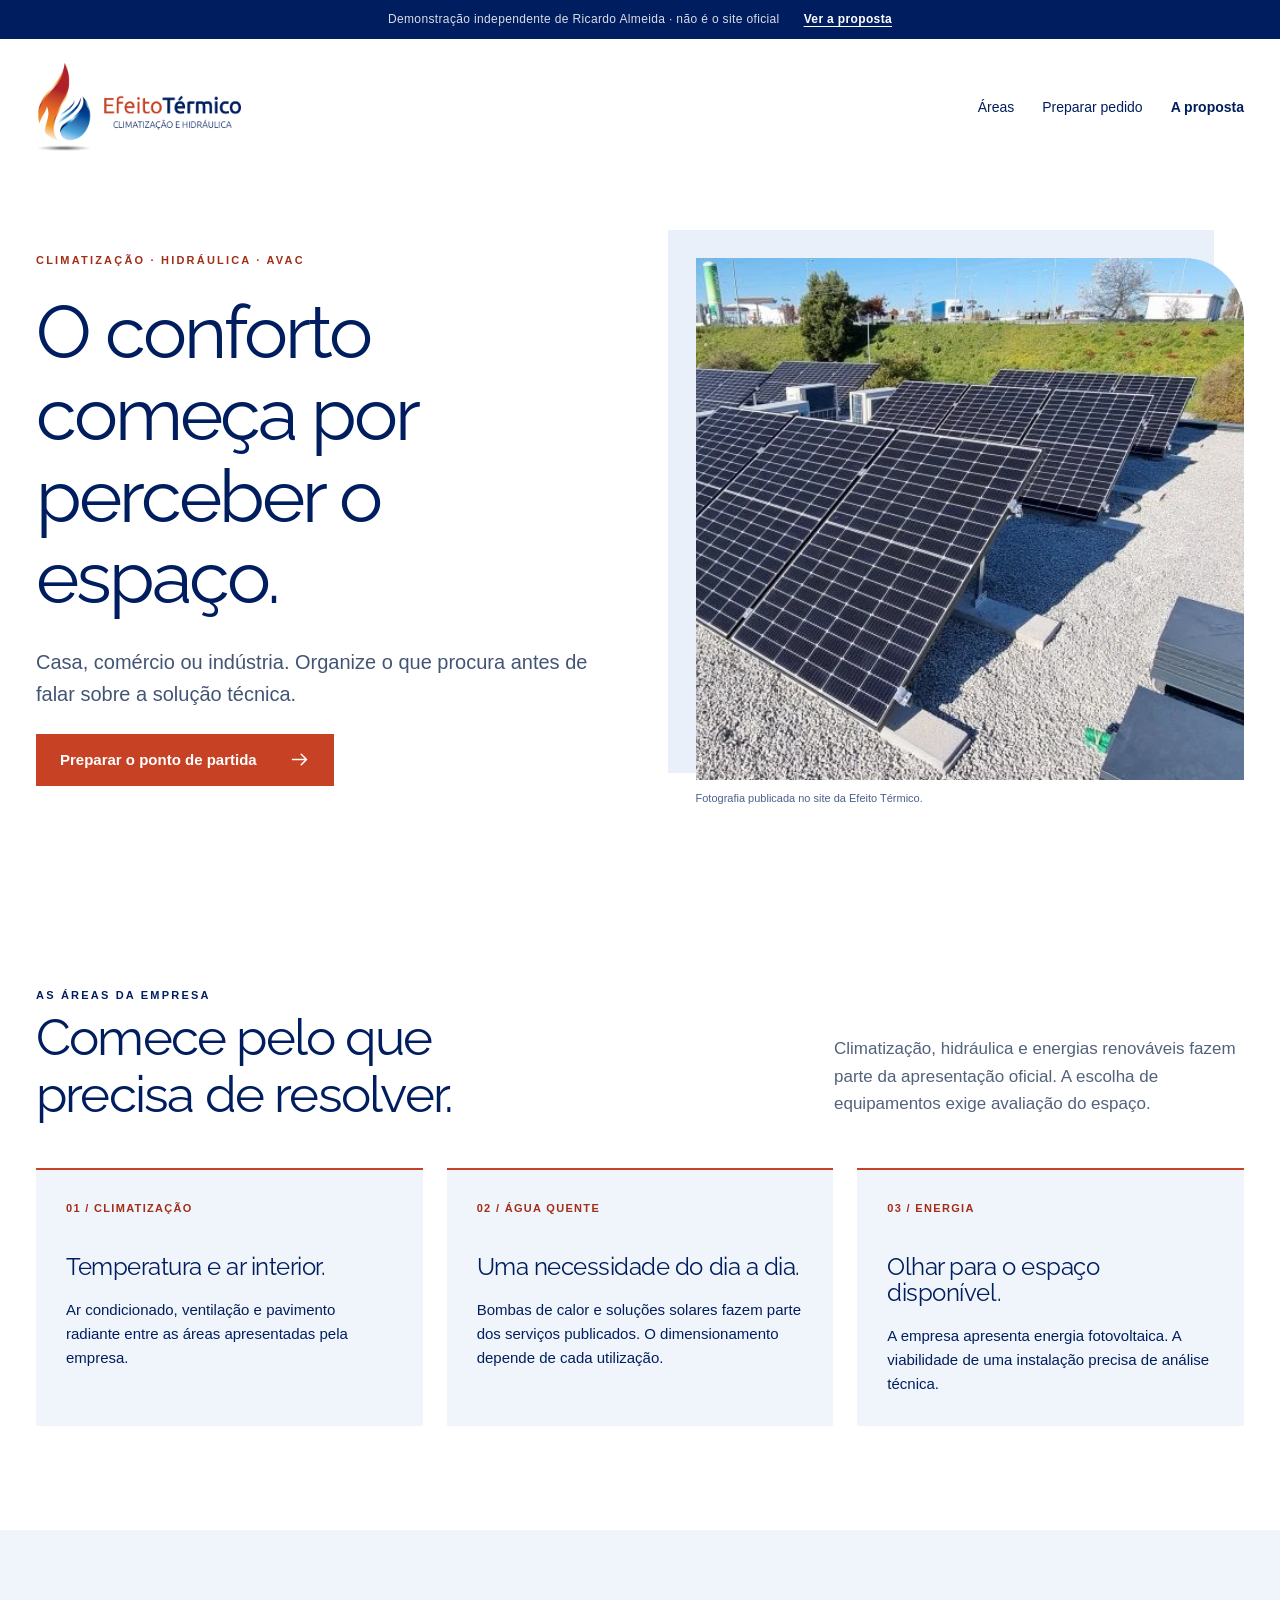
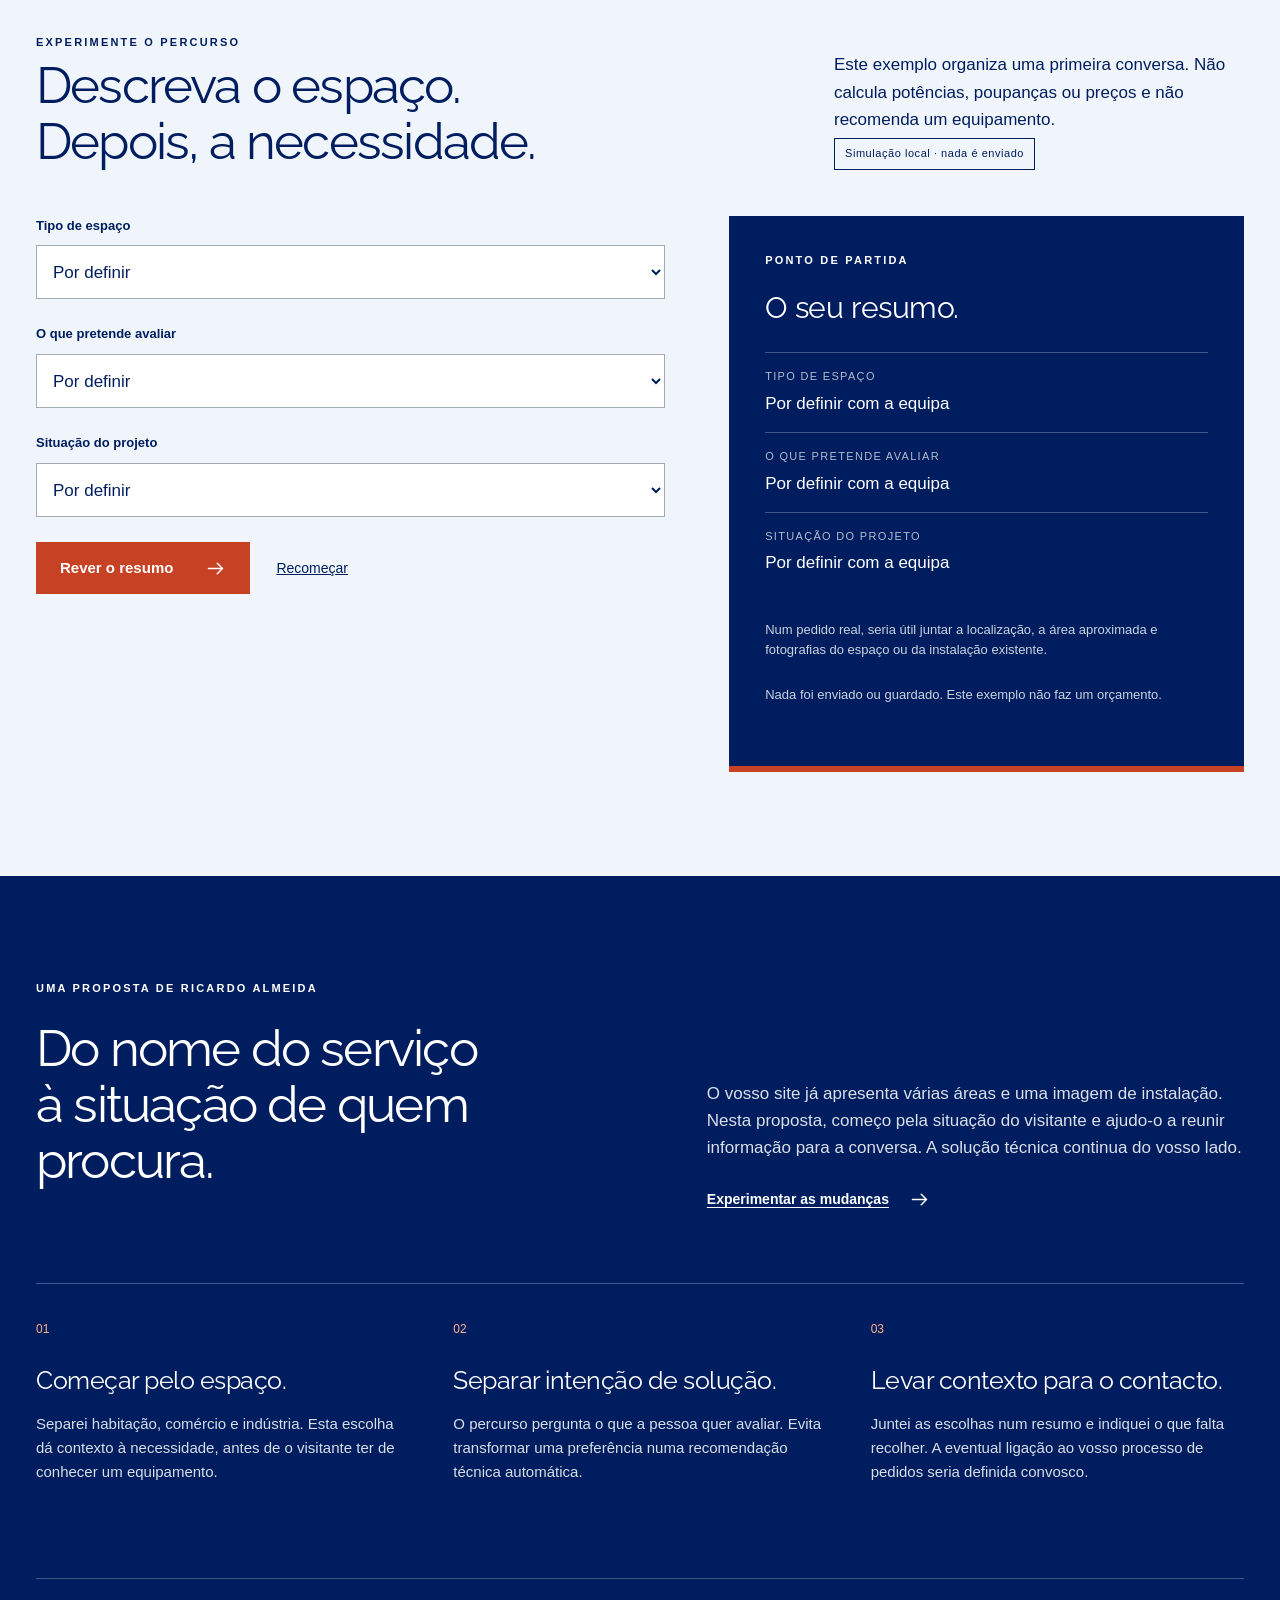
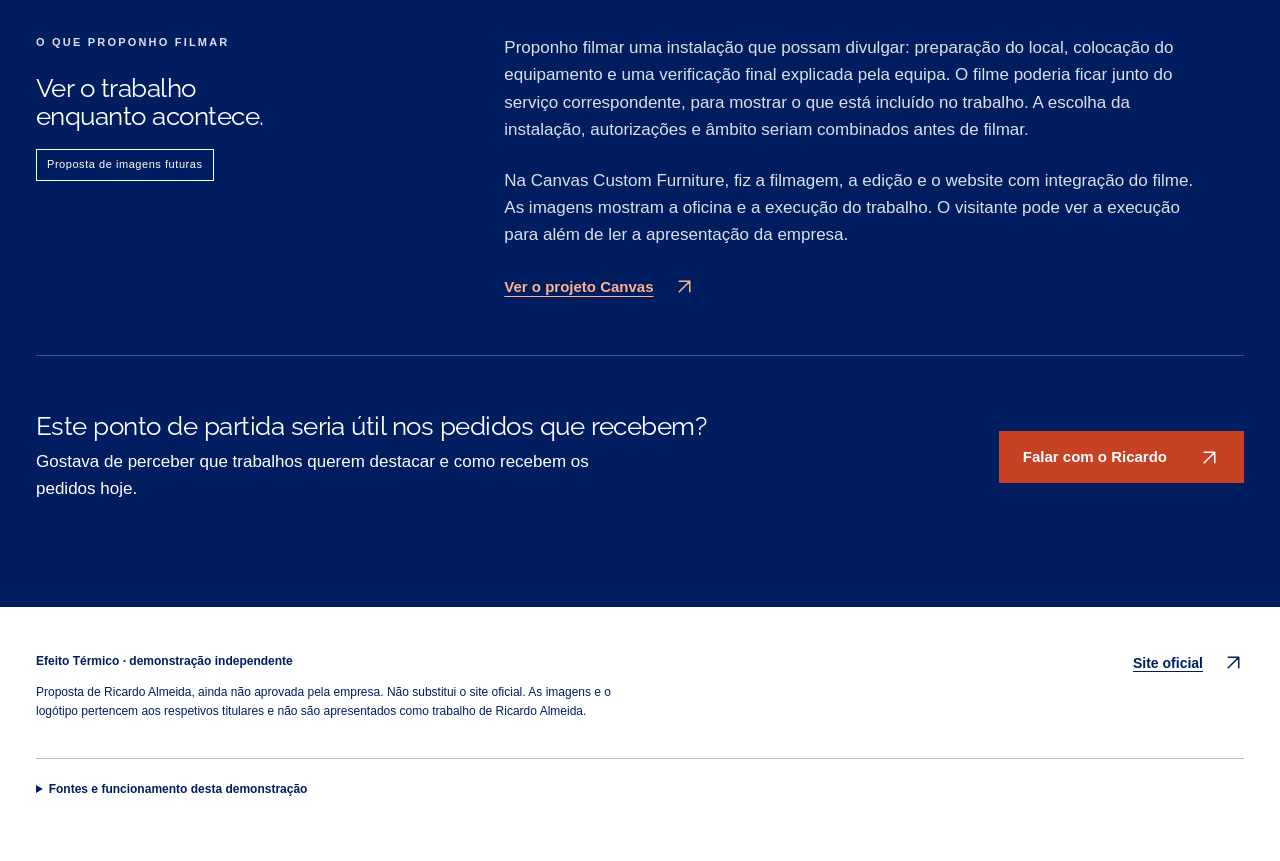
<file: index.html>
<!doctype html><html lang="pt-PT"><head><meta charset="utf-8"><meta name="viewport" content="width=device-width,initial-scale=1"><meta name="robots" content="noindex,nofollow,noarchive"><meta name="theme-color" content="#193b5a"><title>Efeito Térmico · Proposta de Ricardo Almeida</title><meta name="description" content="Demonstração independente para Efeito Térmico. Um percurso para preparar o contacto e uma proposta de conteúdo e website."><link rel="stylesheet" href="style.css"><link rel="preload" href="assets/header.woff2" as="font" type="font/woff2" crossorigin><script src="app.js" defer></script></head><body><a class="skip" href="#conteudo">Saltar para o conteúdo</a><div class="demo"><span>Demonstração independente de Ricardo Almeida · não é o site oficial</span><a href="#proposta">Ver a proposta</a></div><header class="header wrap"><a class="brand" href="#inicio"><img src="assets/logo.png" alt="Efeito Térmico" width="240" height="100"></a><nav aria-label="Navegação principal"><a href="#trabalhos">Áreas</a><a href="#preparar">Preparar pedido</a><a href="#proposta">A proposta</a></nav></header><main id="conteudo"><section class="hero wrap" id="inicio"><div class="hero-layout"><div><p class="eyebrow">Climatização · Hidráulica · AVAC</p><h1>O conforto começa por perceber o espaço.</h1><p class="lead">Casa, comércio ou indústria. Organize o que procura antes de falar sobre a solução técnica.</p><a class="button" href="#preparar">Preparar o ponto de partida <svg class="arrow" viewBox="0 0 24 24" aria-hidden="true" focusable="false"><path d="M4 12h16m-6-6 6 6-6 6"/></svg></a></div><figure class="hero-photo"><img src="assets/instalacao.webp" alt="Painéis fotovoltaicos numa cobertura, fotografia publicada pela Efeito Térmico" width="1024" height="461" fetchpriority="high"><figcaption>Fotografia publicada no site da Efeito Térmico.</figcaption></figure></div></section><section class="wrap section" id="trabalhos"><div class="section-head"><div><p class="eyebrow">As áreas da empresa</p><h2>Comece pelo que<br>precisa de resolver.</h2></div><p class="muted">Climatização, hidráulica e energias renováveis fazem parte da apresentação oficial. A escolha de equipamentos exige avaliação do espaço.</p></div><div class="service-grid"><article class="service-card"><b>01 / CLIMATIZAÇÃO</b><h3>Temperatura e ar interior.</h3><p>Ar condicionado, ventilação e pavimento radiante entre as áreas apresentadas pela empresa.</p></article><article class="service-card"><b>02 / ÁGUA QUENTE</b><h3>Uma necessidade do dia a dia.</h3><p>Bombas de calor e soluções solares fazem parte dos serviços publicados. O dimensionamento depende de cada utilização.</p></article><article class="service-card"><b>03 / ENERGIA</b><h3>Olhar para o espaço disponível.</h3><p>A empresa apresenta energia fotovoltaica. A viabilidade de uma instalação precisa de análise técnica.</p></article></div></section><section class="request section" id="preparar"><div class="wrap"><div class="section-head"><div><p class="eyebrow">Experimente o percurso</p><h2>Descreva o espaço.<br>Depois, a necessidade.</h2></div><div><p>Este exemplo organiza uma primeira conversa. Não calcula potências, poupanças ou preços e não recomenda um equipamento.</p><span class="label">Simulação local · nada é enviado</span></div></div><div class="request-grid"><div class="fields"><div class="field"><label for="space">Tipo de espaço</label><select id="space" data-label="Tipo de espaço"><option value="">Por definir</option><option>Habitação</option><option>Comércio ou serviços</option><option>Indústria</option></select></div><div class="field"><label for="need">O que pretende avaliar</label><select id="need" data-label="O que pretende avaliar"><option value="">Por definir</option><option>Temperatura do espaço</option><option>Ventilação e ar interior</option><option>Água quente</option><option>Energia fotovoltaica</option><option>Mais do que uma área</option></select></div><div class="field"><label for="stage">Situação do projeto</label><select id="stage" data-label="Situação do projeto"><option value="">Por definir</option><option>Construção nova</option><option>Renovação de um espaço</option><option>Instalação existente</option></select></div><div class="request-actions"><button class="button" id="review-summary" type="button">Rever o resumo <svg class="arrow" viewBox="0 0 24 24" aria-hidden="true" focusable="false"><path d="M4 12h16m-6-6 6 6-6 6"/></svg></button><button class="reset" id="reset-request" type="button">Recomeçar</button></div><p id="request-status" class="status" role="status" aria-live="polite"></p></div><aside class="summary" id="request-summary" tabindex="-1" aria-labelledby="summary-title"><p class="eyebrow">Ponto de partida</p><h3 id="summary-title">O seu resumo.</h3><dl id="summary-values"></dl><p class="small">Num pedido real, seria útil juntar a localização, a área aproximada e fotografias do espaço ou da instalação existente.</p><p class="small">Nada foi enviado ou guardado. Este exemplo não faz um orçamento.</p></aside></div><noscript><p class="notice">A simulação utiliza JavaScript. Os exemplos e a proposta continuam disponíveis; para um pedido real, consulte o site oficial.</p></noscript></div></section><section class="proposal section" id="proposta" aria-labelledby="proposal-title"><div class="wrap"><p class="eyebrow">Uma proposta de Ricardo Almeida</p><div class="proposal-intro"><h2 id="proposal-title">Do nome do serviço<br>à situação de quem procura.</h2><div><p>O vosso site já apresenta várias áreas e uma imagem de instalação. Nesta proposta, começo pela situação do visitante e ajudo-o a reunir informação para a conversa. A solução técnica continua do vosso lado.</p><a class="text-link" href="#preparar">Experimentar as mudanças <svg class="arrow" viewBox="0 0 24 24" aria-hidden="true" focusable="false"><path d="M4 12h16m-6-6 6 6-6 6"/></svg></a></div></div><div class="decisions"><article><span>01</span><h3>Começar pelo espaço.</h3><p>Separei habitação, comércio e indústria. Esta escolha dá contexto à necessidade, antes de o visitante ter de conhecer um equipamento.</p></article><article><span>02</span><h3>Separar intenção de solução.</h3><p>O percurso pergunta o que a pessoa quer avaliar. Evita transformar uma preferência numa recomendação técnica automática.</p></article><article><span>03</span><h3>Levar contexto para o contacto.</h3><p>Juntei as escolhas num resumo e indiquei o que falta recolher. A eventual ligação ao vosso processo de pedidos seria definida convosco.</p></article></div><div class="film"><div><p class="eyebrow">O que proponho filmar</p><h3>Ver o trabalho<br>enquanto acontece.</h3><span class="label">Proposta de imagens futuras</span></div><div class="copy"><p>Proponho filmar uma instalação que possam divulgar: preparação do local, colocação do equipamento e uma verificação final explicada pela equipa. O filme poderia ficar junto do serviço correspondente, para mostrar o que está incluído no trabalho. A escolha da instalação, autorizações e âmbito seriam combinados antes de filmar.</p><p>Na Canvas Custom Furniture, fiz a filmagem, a edição e o website com integração do filme. As imagens mostram a oficina e a execução do trabalho. O visitante pode ver a execução para além de ler a apresentação da empresa.</p><a class="canvas-link" href="https://ricardoalmeidamedia.com/work/canvas-custom-furniture" target="_blank" rel="noopener">Ver o projeto Canvas <svg class="arrow" viewBox="0 0 24 24" aria-hidden="true" focusable="false"><path d="M6 18 18 6M6 6h12v12"/></svg></a></div></div><div class="proposal-cta"><div><h3>Este ponto de partida seria útil nos pedidos que recebem?</h3><p>Gostava de perceber que trabalhos querem destacar e como recebem os pedidos hoje.</p></div><a class="button" href="https://wa.me/351918989790" target="_blank" rel="noopener">Falar com o Ricardo <svg class="arrow" viewBox="0 0 24 24" aria-hidden="true" focusable="false"><path d="M6 18 18 6M6 6h12v12"/></svg></a></div></div></section></main><footer class="footer wrap"><div class="footer-top"><div><p><strong>Efeito Térmico · demonstração independente</strong></p><p>Proposta de Ricardo Almeida, ainda não aprovada pela empresa. Não substitui o site oficial. As imagens e o logótipo pertencem aos respetivos titulares e não são apresentados como trabalho de Ricardo Almeida.</p></div><a class="text-link" href="https://efeitotermico.pt/" target="_blank" rel="noopener">Site oficial <svg class="arrow" viewBox="0 0 24 24" aria-hidden="true" focusable="false"><path d="M6 18 18 6M6 6h12v12"/></svg></a></div><details><summary>Fontes e funcionamento desta demonstração</summary><p>Informação e imagens consultadas em 24 de outubro de 2026 no <a href="https://efeitotermico.pt/" target="_blank" rel="noopener">site oficial da empresa</a>. A identidade foi usada como referência para esta proposta. <a href="fontes.html">Consultar a origem dos ficheiros</a>.</p><p>As escolhas são temporárias, apenas nesta página. Não se recolhem contactos, não se recebem ficheiros e não são enviados pedidos. Não há análise de visitas nem ligação a um sistema comercial. As fotografias atuais não representam a filmagem futura proposta.</p></details></footer></body></html>
</file>
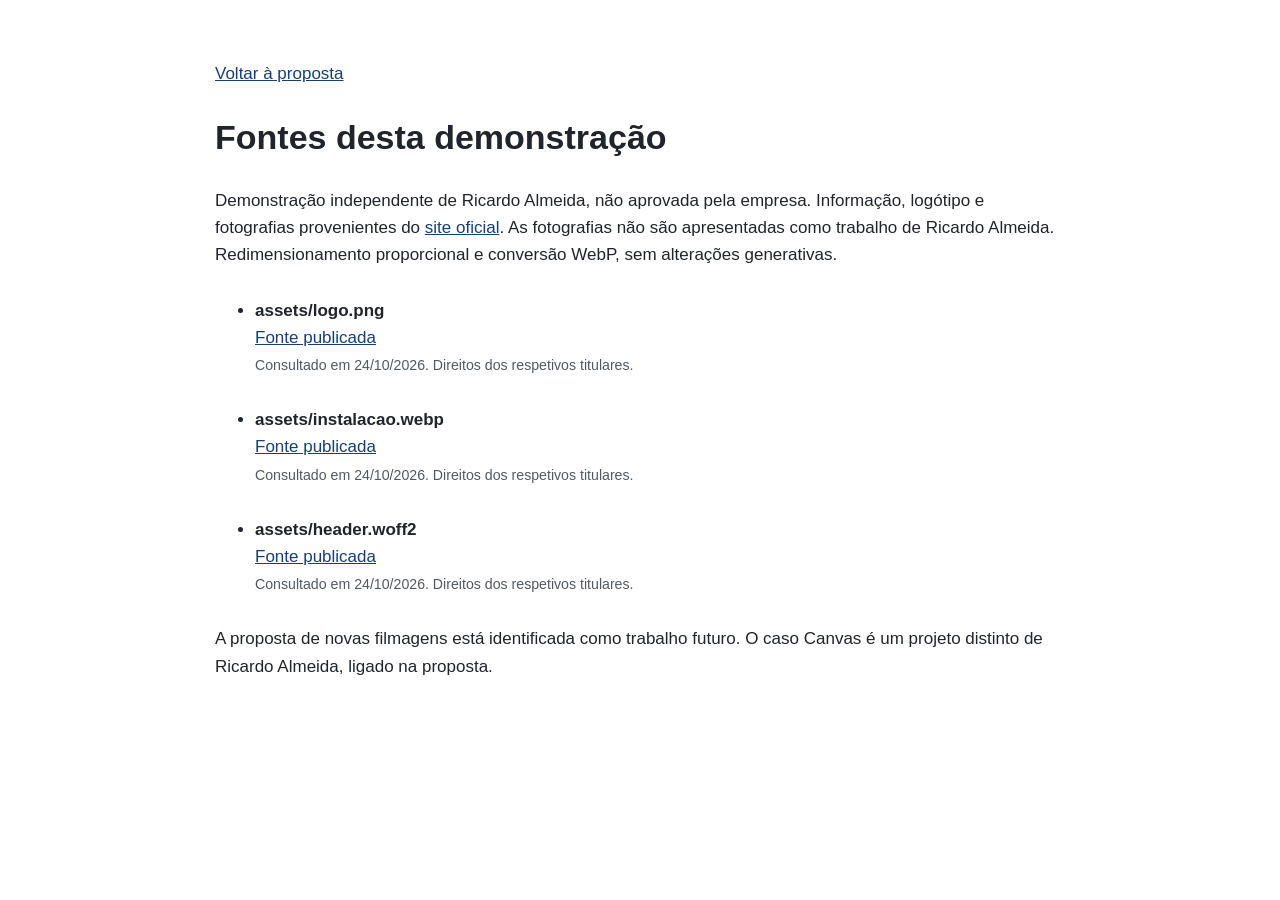
<file: fontes.html>
<!doctype html><html lang="pt-PT"><head><meta charset="utf-8"><meta name="viewport" content="width=device-width,initial-scale=1"><meta name="robots" content="noindex,nofollow,noarchive"><title>Fontes da demonstração · Efeito Térmico</title><style>body{font:17px/1.6 Arial,sans-serif;max-width:850px;margin:60px auto;padding:0 24px;color:#20252b}li{margin:28px 0;overflow-wrap:anywhere}a{color:#173f75}small{color:#525961}</style></head><body><p><a href="index.html#proposta">Voltar à proposta</a></p><h1>Fontes desta demonstração</h1><p>Demonstração independente de Ricardo Almeida, não aprovada pela empresa. Informação, logótipo e fotografias provenientes do <a href="https://efeitotermico.pt/">site oficial</a>. As fotografias não são apresentadas como trabalho de Ricardo Almeida. Redimensionamento proporcional e conversão WebP, sem alterações generativas.</p><ul><li><strong>assets/logo.png</strong><br><a href="https://efeitotermico.pt/wp-content/uploads/2023/11/LOGO-VERSAO-COR-1-1024x438.png">Fonte publicada</a><br><small>Consultado em 24/10/2026. Direitos dos respetivos titulares.</small></li><li><strong>assets/instalacao.webp</strong><br><a href="https://efeitotermico.pt/wp-content/uploads/2024/04/20211118_114401-1024x461.jpg">Fonte publicada</a><br><small>Consultado em 24/10/2026. Direitos dos respetivos titulares.</small></li><li><strong>assets/header.woff2</strong><br><a href="https://efeitotermico.pt/wp-content/fonts/raleway/1Ptxg8zYS_SKggPN4iEgvnHyvveLxVvaorCIPrE.woff2">Fonte publicada</a><br><small>Consultado em 24/10/2026. Direitos dos respetivos titulares.</small></li></ul><p>A proposta de novas filmagens está identificada como trabalho futuro. O caso Canvas é um projeto distinto de Ricardo Almeida, ligado na proposta.</p></body></html>
</file>
<file: style.css>
@font-face{font-family:Brand;src:url(assets/header.woff2) format("woff2");font-weight:100 900;font-display:swap}
*{box-sizing:border-box}html{scroll-behavior:smooth;scroll-padding-top:80px}body{margin:0;color:var(--ink);background:var(--paper);font:17px/1.6 Arial,Helvetica,sans-serif}img{display:block;max-width:100%;height:auto}a{color:inherit;text-underline-offset:.24em}button,select{font:inherit}button,a,select,input{touch-action:manipulation}button{cursor:pointer}button:disabled{cursor:default}button:focus-visible,a:focus-visible,select:focus-visible,input:focus-visible,textarea:focus-visible{outline:3px solid var(--accent);outline-offset:5px}button:hover,a.button:hover{filter:brightness(.93)}.wrap{width:min(1240px,calc(100% - 72px));margin-inline:auto}.skip{position:fixed;z-index:10;top:-100px;left:20px;background:white;color:black;padding:12px}.skip:focus{top:8px}.demo{position:sticky;top:0;z-index:5;background:var(--ink);color:#fff;padding:10px 24px;display:flex;justify-content:center;gap:24px;font-size:12px;letter-spacing:.03em}.demo a{font-weight:bold}.demo span{opacity:.85}.header{display:flex;align-items:center;justify-content:space-between;gap:25px;padding-block:24px}.brand img{width:205px;max-height:88px;object-fit:contain}.header nav{display:flex;gap:28px;font-size:14px}.header nav a{text-decoration:none}.header nav a:last-child{font-weight:bold}.arrow{display:inline-block;width:21px;height:21px;fill:none;stroke:currentColor;stroke-width:1.7;stroke-linecap:round;stroke-linejoin:round;vertical-align:middle;flex-shrink:0}.button{display:inline-flex;align-items:center;justify-content:space-between;gap:32px;min-height:52px;padding:13px 23px;border:1px solid transparent;background:var(--accent);color:white;text-decoration:none;font-weight:bold;font-size:15px}.button.outline{background:transparent;color:inherit;border-color:currentColor}.eyebrow{margin:0 0 22px;font-size:11px;font-weight:bold;letter-spacing:.2em;text-transform:uppercase}.section{padding-block:104px}.section-head{display:flex;align-items:flex-end;justify-content:space-between;gap:60px;margin-bottom:46px}.section-head p{max-width:410px;margin-bottom:5px}.section-head h2{margin:0}h1,h2,h3{font-family:Brand,Arial,sans-serif;line-height:1.1;font-weight:650}h1{font-size:clamp(44px,5.8vw,82px);letter-spacing:-.04em;margin:0 0 28px}h2{font-size:clamp(34px,4vw,56px);letter-spacing:-.035em;margin:0 0 24px}h3{font-size:26px;letter-spacing:-.02em;margin:0 0 18px}p{margin:0 0 24px}.muted{color:var(--muted)}.small{font-size:13px}.label{display:inline-flex;padding:6px 10px;border:1px solid currentColor;font-size:11px;letter-spacing:.05em}.hero p.lead{font-size:20px;max-width:560px}.hero figure{margin:0}.hero figcaption{font-size:11px;padding-top:10px;opacity:.7}.service-grid{display:grid;grid-template-columns:repeat(3,1fr);gap:24px}.service-card{padding:30px;border-top:2px solid var(--accent);background:var(--soft)}.service-card b{display:block;font-size:11px;letter-spacing:.12em;margin-bottom:36px}.service-card p{font-size:15px;margin-bottom:0}.request{background:var(--soft)}.request-grid{display:grid;grid-template-columns:1.1fr .9fr;gap:64px;align-items:start}.fields{display:grid;gap:25px}.field label,.field>span{font-size:13px;font-weight:bold;display:block;margin-bottom:9px}.field select{width:100%;min-height:54px;padding:12px;background:var(--paper);border:1px solid #a4abb3;border-radius:0;color:var(--ink)}fieldset{border:0;margin:0;padding:0}legend{font-size:13px;font-weight:bold;margin-bottom:14px}.checks{display:grid;gap:12px}.checks label{display:flex;align-items:center;gap:10px;font-size:15px}.checks input{width:18px;height:18px;accent-color:var(--accent)}.request-actions{display:flex;align-items:center;gap:20px;flex-wrap:wrap}.reset{background:none;color:var(--ink);border:0;text-decoration:underline;font-size:14px}.summary{background:var(--ink);color:white;padding:36px;position:sticky;top:100px}.summary h3{font-size:30px}.summary dl{margin:28px 0}.summary dl div{border-top:1px solid #ffffff40;padding:15px 0}.summary dt{font-size:11px;opacity:.7;text-transform:uppercase;letter-spacing:.12em}.summary dd{margin:4px 0 0;font-size:17px}.summary .small{opacity:.8}.notice{font-size:13px;border-left:3px solid var(--accent);padding-left:16px;margin:30px 0 0}.status{font-size:13px;min-height:1.6em;margin:0}.photo-grid{display:grid;grid-template-columns:repeat(3,1fr);gap:24px}.photo-grid figure{margin:0}.photo-grid img{width:100%;aspect-ratio:1.25;object-fit:cover}.photo-grid figcaption{display:flex;justify-content:space-between;gap:10px;padding-top:15px;font-size:14px}.photo-grid button{border:0;background:transparent;color:var(--accent);font-weight:bold;padding:14px 0;font-size:13px}.proposal{background:var(--ink);color:white}.proposal-intro{display:grid;grid-template-columns:1.1fr 1fr;gap:80px;align-items:end;margin-bottom:70px}.proposal-intro p{opacity:.86}.decisions{display:grid;grid-template-columns:repeat(3,1fr);gap:44px;padding:36px 0 70px;border-top:1px solid #ffffff40}.decisions article>span{display:block;color:var(--highlight);font-size:12px;margin-bottom:28px}.decisions h3{font-size:25px}.decisions p{font-size:15px;opacity:.85}.film{display:grid;grid-template-columns:.7fr 1.3fr;gap:70px;padding:55px 0;border-block:1px solid #ffffff40}.film .copy{max-width:690px}.film p{opacity:.86}.canvas-link{display:inline-flex;align-items:center;gap:20px;color:var(--highlight);font-weight:bold;font-size:15px}.proposal-cta{display:flex;justify-content:space-between;align-items:center;gap:35px;margin-top:56px}.proposal-cta h3{margin-bottom:8px}.proposal-cta p{margin-bottom:0;max-width:600px}.footer{padding-block:45px;font-size:12px}.footer-top{display:flex;justify-content:space-between;gap:35px;align-items:flex-start;margin-bottom:25px}.footer p{max-width:600px;margin-bottom:12px}.footer details{border-top:1px solid #bbc0c8;padding-top:20px;line-height:1.7}.footer summary{cursor:pointer;font-weight:bold;margin-bottom:16px}.footer .source-list a{display:inline-block;margin-right:18px}.empty{padding:50px;text-align:center}.filters{display:flex;gap:12px;flex-wrap:wrap;margin:30px 0}.filters button{border:1px solid var(--ink);background:transparent;padding:10px 22px;color:var(--ink)}.filters button[aria-pressed=true]{background:var(--ink);color:var(--paper)}[hidden]{display:none!important}.project-reference{font-size:13px;color:var(--muted)}.text-link{display:inline-flex;align-items:center;gap:20px;font-weight:bold;font-size:14px}.method{display:grid;grid-template-columns:repeat(3,1fr);gap:28px;padding-block:45px;border-top:1px solid #b7c0d0}.method b{display:block;font-size:13px;margin-bottom:12px}.method p{font-size:14px;max-width:290px;margin:0}
@media(max-width:900px){.wrap{width:calc(100% - 44px)}.header{gap:15px}.header nav{gap:16px}.section{padding-block:75px}.section-head{gap:30px;align-items:flex-start}.request-grid,.proposal-intro{gap:35px}.film{gap:35px}.decisions{gap:25px}.summary{padding:25px}.service-card{padding:24px}.hero p.lead{font-size:18px}}
@media(max-width:650px){html{scroll-padding-top:95px}.wrap{width:calc(100% - 36px)}.demo{padding:9px 15px;gap:12px;justify-content:space-between;font-size:10px}.demo span{max-width:190px}.demo a{white-space:nowrap;align-self:center}.header{flex-wrap:wrap;padding-block:18px}.brand img{width:168px;max-height:70px}.header nav{font-size:12px;gap:16px;width:100%;justify-content:space-between}.section{padding-block:58px}.section-head,.proposal-cta,.footer-top{display:block}.section-head p{margin-top:22px}.service-grid,.request-grid,.proposal-intro,.decisions,.film,.photo-grid,.method{grid-template-columns:1fr}.request-grid{gap:32px}.summary{position:static;padding:26px}.proposal-intro{gap:20px;margin-bottom:45px}.decisions{padding-bottom:30px;gap:20px}.decisions article{padding-bottom:20px;border-bottom:1px solid #ffffff20}.decisions article>span{margin-bottom:15px}.film{padding-block:35px;gap:15px}.proposal-cta .button{margin-top:25px}.footer-top>a{margin-top:20px}.button{gap:20px}.photo-grid{gap:32px}.section-head{margin-bottom:28px}h1{font-size:47px}h2{font-size:38px}}
@media(prefers-reduced-motion:reduce){html{scroll-behavior:auto}*,*::before,*::after{animation:none!important;transition:none!important}}
body{--ink:#001e5f;--paper:#fff;--soft:#f0f5fb;--muted:#52627b;--accent:#c74124;--highlight:#ffb18e}.hero{padding:55px 0 75px}.hero-layout{display:grid;grid-template-columns:1fr 1fr;gap:55px;align-items:center}.hero h1{font-weight:800}.hero-photo{position:relative;padding:28px 0 0 28px}.hero-photo:before{content:"";position:absolute;inset:0 30px 35px 0;background:#eaf0fa;z-index:-1}.hero-photo img{width:100%;aspect-ratio:1.05;object-fit:cover;object-position:60% 50%;border-radius:0 60px 0 0}.hero .eyebrow{color:#a32d17}.hero .lead{color:#435575}.service-card h3{font-size:24px}.service-card b{color:#a32d17}.summary{border-bottom:6px solid var(--accent)}@media(max-width:650px){.hero{padding:30px 0 50px}.hero-layout{grid-template-columns:1fr;gap:35px}.hero-photo{padding:15px 0 0 15px}.hero-photo img{aspect-ratio:1.5;border-radius:0 40px 0 0}.hero h1{font-size:44px}}
</file>
